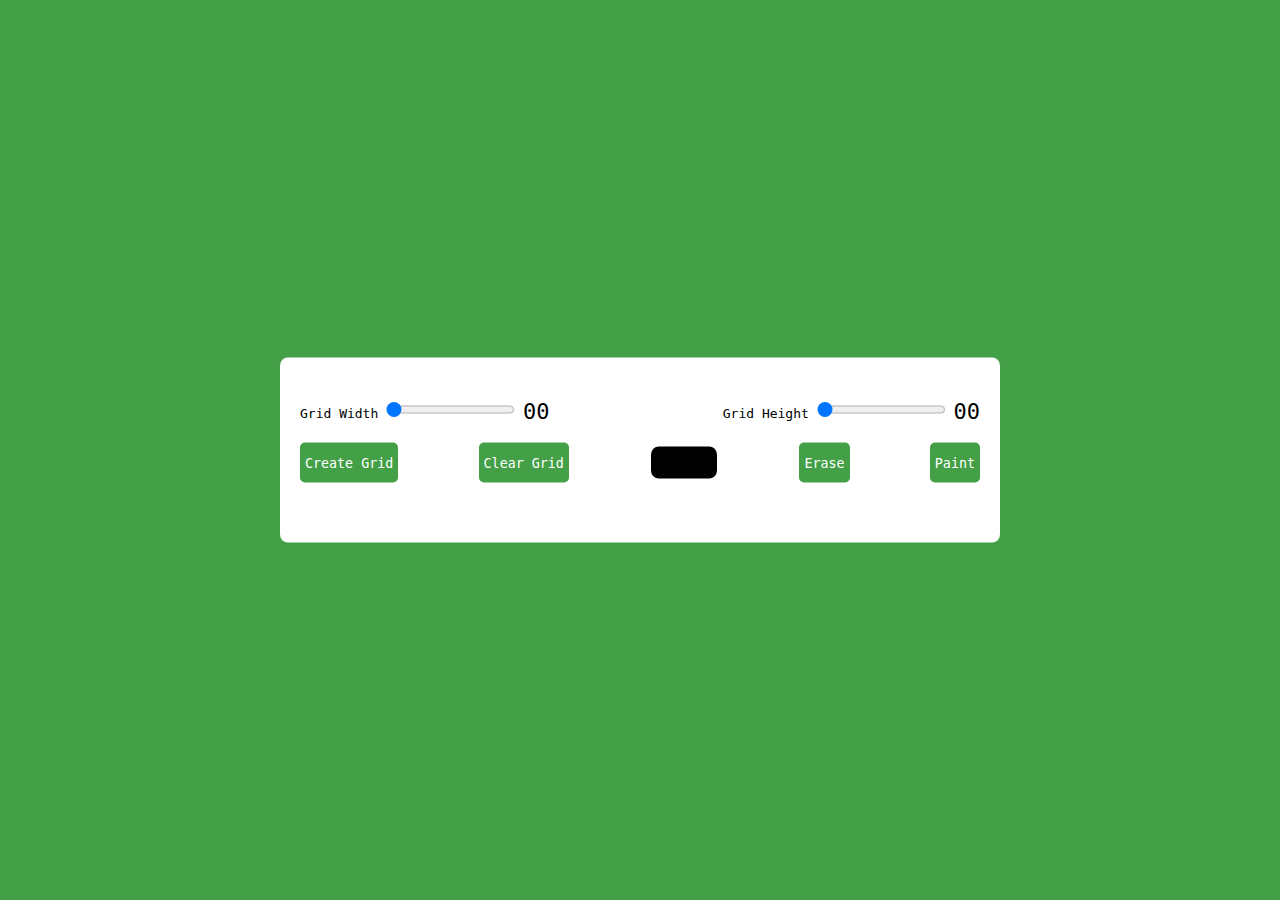
<file: 1-Project/index.html>
<!DOCTYPE html>
<html lang="en">
	<head>
		<meta charset="UTF-8" />
		<meta http-equiv="X-UA-Compatible" content="IE=edge" />
		<meta name="viewport" content="width=device-width, initial-scale=1.0" />
		<link rel="stylesheet" href="style.css" />
		<title>#1 - Pixel Art Generator | Azizbek</title>
	</head>

	<body>
		<div class="wrapper">
			<div class="options">
				<div class="opt-wrapper">
					<div class="slider">
						<label for="width-range">Grid Width</label>
						<input type="range" id="width-range" min="1" max="35" />
						<span id="width-value">00</span>
					</div>
					<div class="slider">
						<label for="height-range">Grid Height</label>
						<input type="range" id="height-range" min="1" max="35" />
						<span id="height-value">00</span>
					</div>
				</div>

				<div class="opt-wrapper">
					<button id="submit-grid">Create Grid</button>
					<button id="clear-grid">Clear Grid</button>
					<input type="color" id="color-input" />
					<button id="erase-btn">Erase</button>
					<button id="paint-btn">Paint</button>
				</div>
			</div>
			<div class="container"></div>
		</div>

		<script src="./main.js"></script>
	</body>
</html>
</file>
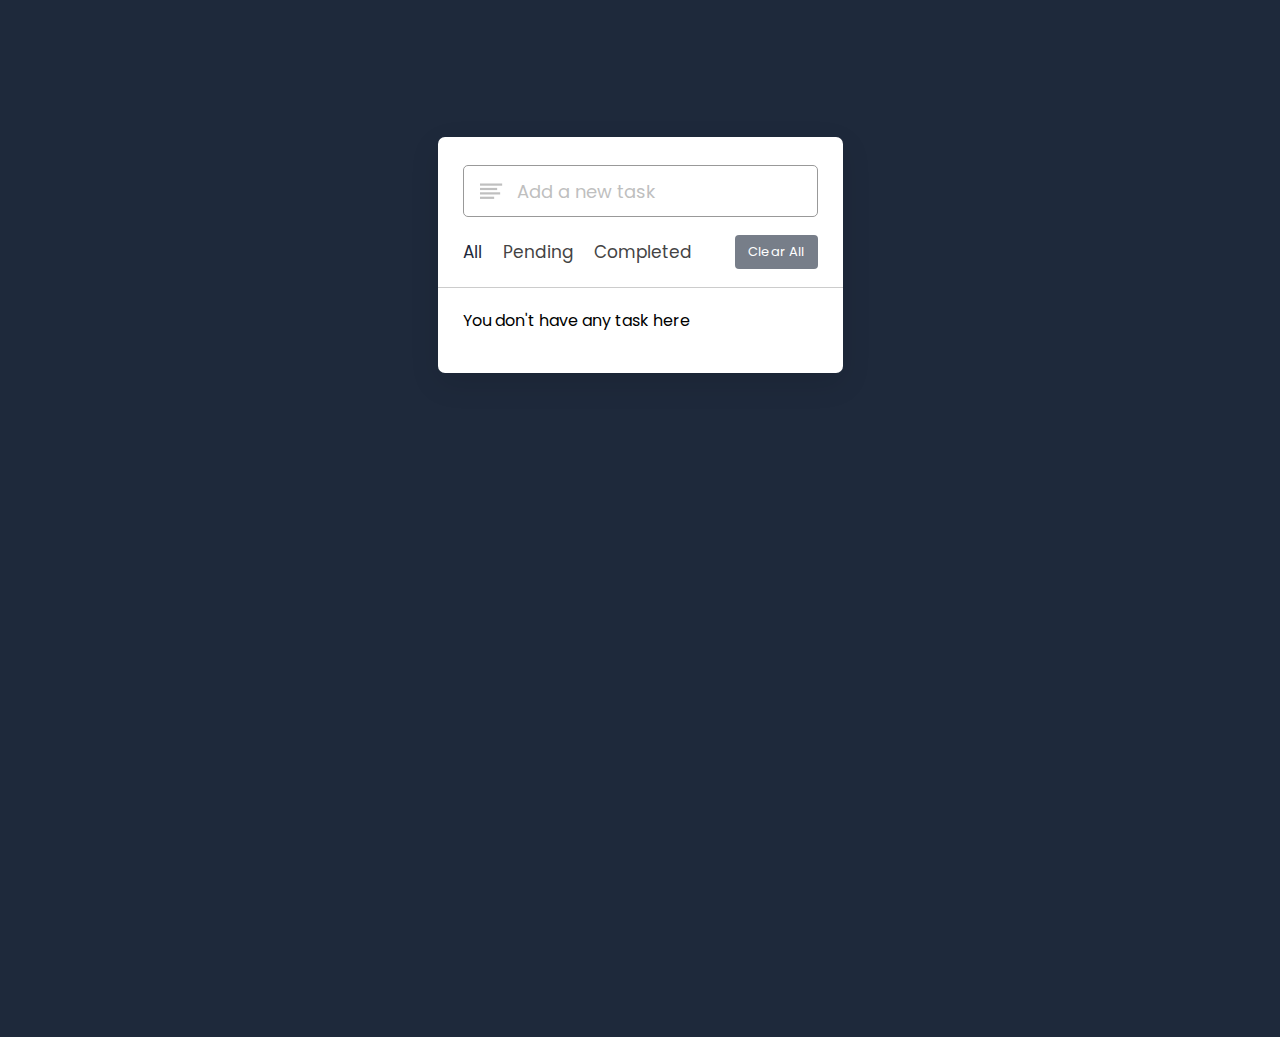
<file: 11-Project/index.html>
<!DOCTYPE html>
<html lang="en">
	<head>
		<meta charset="UTF-8" />
		<meta http-equiv="X-UA-Compatible" content="IE=edge" />
		<meta name="viewport" content="width=device-width, initial-scale=1.0" />
		<link
			rel="stylesheet"
			href="https://unicons.iconscout.com/release/v4.0.0/css/line.css"
		/>
		<link rel="stylesheet" href="style.css" />
		<title>#11 - ToDo App | Azizbek</title>
	</head>

	<body>
		<div class="wrapper">
			<div class="task-input">
				<img src="bars-icon.svg" />
				<input type="text" placeholder="Add a new task" />
			</div>

			<div class="controls">
				<div class="filters">
					<span id="all" class="active"> All </span>
					<span id="pending">Pending</span>
					<span id="completed">Completed</span>
				</div>
				<button class="clear-btn">Clear All</button>
			</div>
			<ul class="task-box"></ul>
		</div>

		<script src="index.js"></script>
	</body>
</html>
</file>
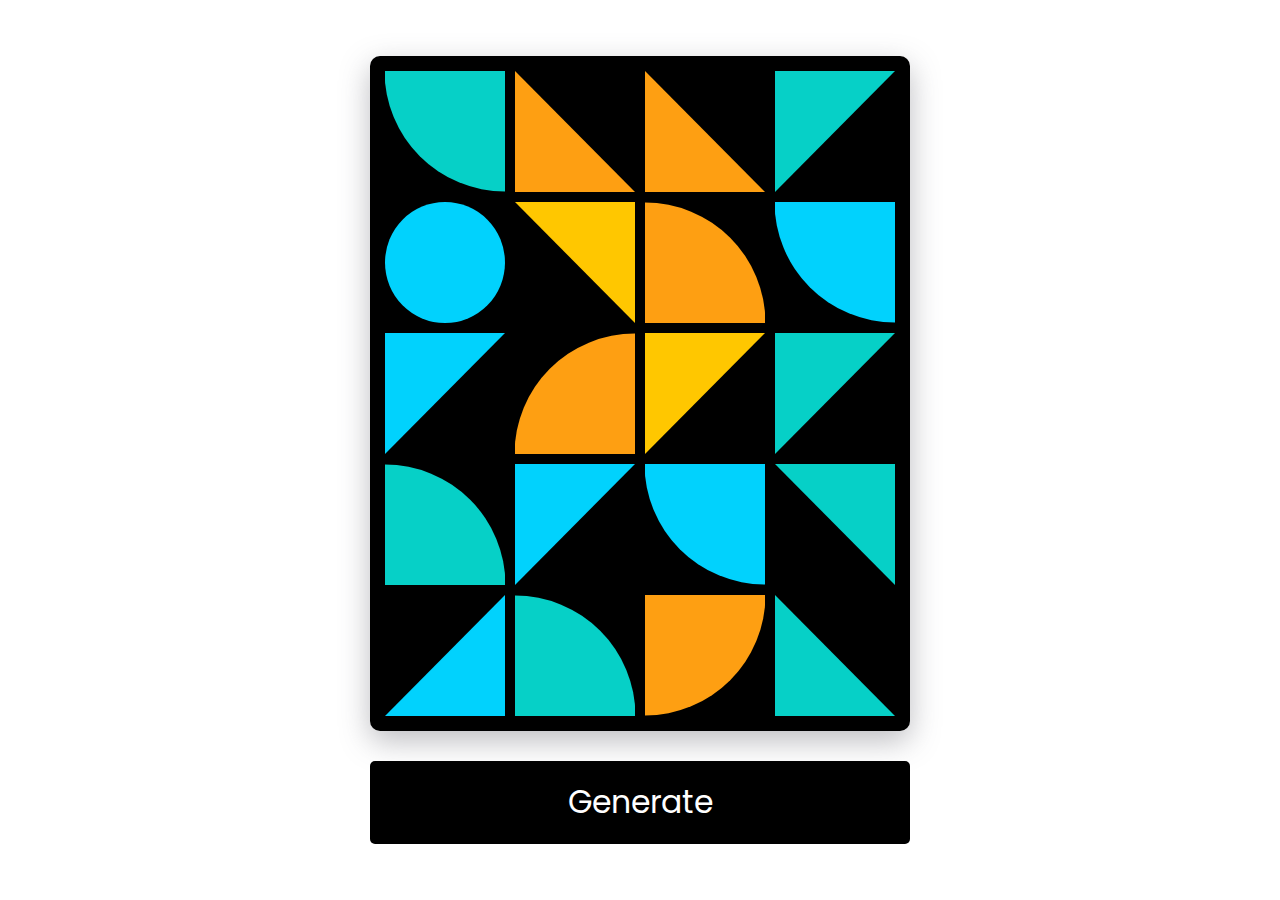
<file: 12-Project/index.html>
<!DOCTYPE html>
<html lang="en">
	<head>
		<meta charset="UTF-8" />
		<meta http-equiv="X-UA-Compatible" content="IE=edge" />
		<meta name="viewport" content="width=device-width, initial-scale=1.0" />
		<link rel="stylesheet" href="style.css" />
		<title>#12 - GeoMetric Art Generator | Azizbek</title>
	</head>

	<body>
		<div class="wrapper">
			<div class="container">
				<div></div>
				<div></div>
				<div></div>
				<div></div>
				<div></div>
				<div></div>
				<div></div>
				<div></div>
				<div></div>
				<div></div>
				<div></div>
				<div></div>
				<div></div>
				<div></div>
				<div></div>
				<div></div>
				<div></div>
				<div></div>
				<div></div>
				<div></div>
			</div>
			<button id="btn">Generate</button>
		</div>

		<script src="index.js"></script>
	</body>
</html>
</file>
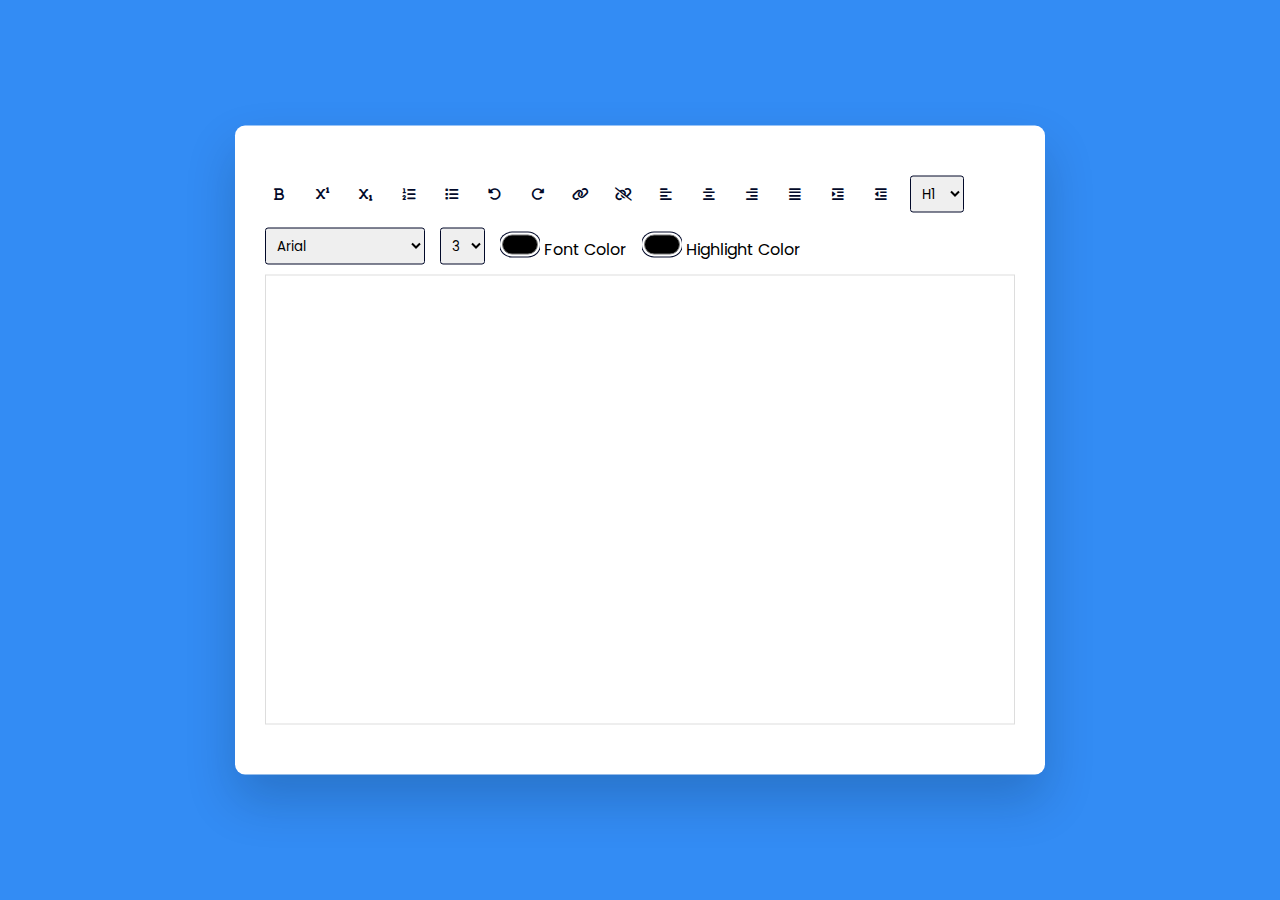
<file: 2-Project/index.html>
<!DOCTYPE html>
<html lang="en">
	<head>
		<meta charset="UTF-8" />
		<meta http-equiv="X-UA-Compatible" content="IE=edge" />
		<meta name="viewport" content="width=device-width, initial-scale=1.0" />
		<link
			rel="stylesheet"
			href="https://cdnjs.cloudflare.com/ajax/libs/font-awesome/6.2.1/css/all.min.css"
		/>
		<link rel="stylesheet" href="./style.css" />
		<title>#2 - Online Text Editor | Azizbek</title>
	</head>

	<body>
		<div class="container">
			<div class="options">
				<button id="bold" class="option-button format">
					<i class="fa-solid fa-bold"></i>
				</button>
				<button id="superscript" class="option-button script">
					<i class="fa-solid fa-superscript"></i>
				</button>
				<button id="subscript" class="option-button script">
					<i class="fa-solid fa-subscript"></i>
				</button>

				<button id="insertOrderedList" class="option-button">
					<div class="fa-solid fa-list-ol"></div>
				</button>
				<button id="insertUnorderedList" class="option-button">
					<i class="fa-solid fa-list"></i>
				</button>

				<button id="undo" class="option-button">
					<i class="fa-solid fa-rotate-left"></i>
				</button>
				<button id="redo" class="option-button">
					<i class="fa-solid fa-rotate-right"></i>
				</button>

				<button id="createLink" class="adv-option-button">
					<i class="fa fa-link"></i>
				</button>
				<button id="unlink" class="option-button">
					<i class="fa fa-unlink"></i>
				</button>

				<button id="justifyLeft" class="option-button align">
					<i class="fa-solid fa-align-left"></i>
				</button>
				<button id="justifyCenter" class="option-button align">
					<i class="fa-solid fa-align-center"></i>
				</button>
				<button id="justifyRight" class="option-button align">
					<i class="fa-solid fa-align-right"></i>
				</button>
				<button id="justifyFull" class="option-button align">
					<i class="fa-solid fa-align-justify"></i>
				</button>
				<button id="indent" class="option-button spacing">
					<i class="fa-solid fa-indent"></i>
				</button>
				<button id="outdent" class="option-button spacing">
					<i class="fa-solid fa-outdent"></i>
				</button>
				<select id="formatBlock" class="adv-option-button">
					<option value="H1">H1</option>
					<option value="H2">H2</option>
					<option value="H3">H3</option>
					<option value="H4">H4</option>
					<option value="H5">H5</option>
					<option value="H6">H6</option>
				</select>
				<select id="fontName" class="adv-option-button"></select>
				<select id="fontSize" class="adv-option-button"></select>

				<div class="input-wrapper">
					<input type="color" id="foreColor" class="adv-option-button" />
					<label for="foreColor">Font Color</label>
				</div>
				<div class="input-wrapper">
					<input type="color" id="backColor" class="adv-option-button" />
					<label for="backColor">Highlight Color</label>
				</div>
			</div>
			<div id="text-input" contenteditable="true"></div>
		</div>

		<script src="./main.js"></script>
	</body>
</html>
</file>
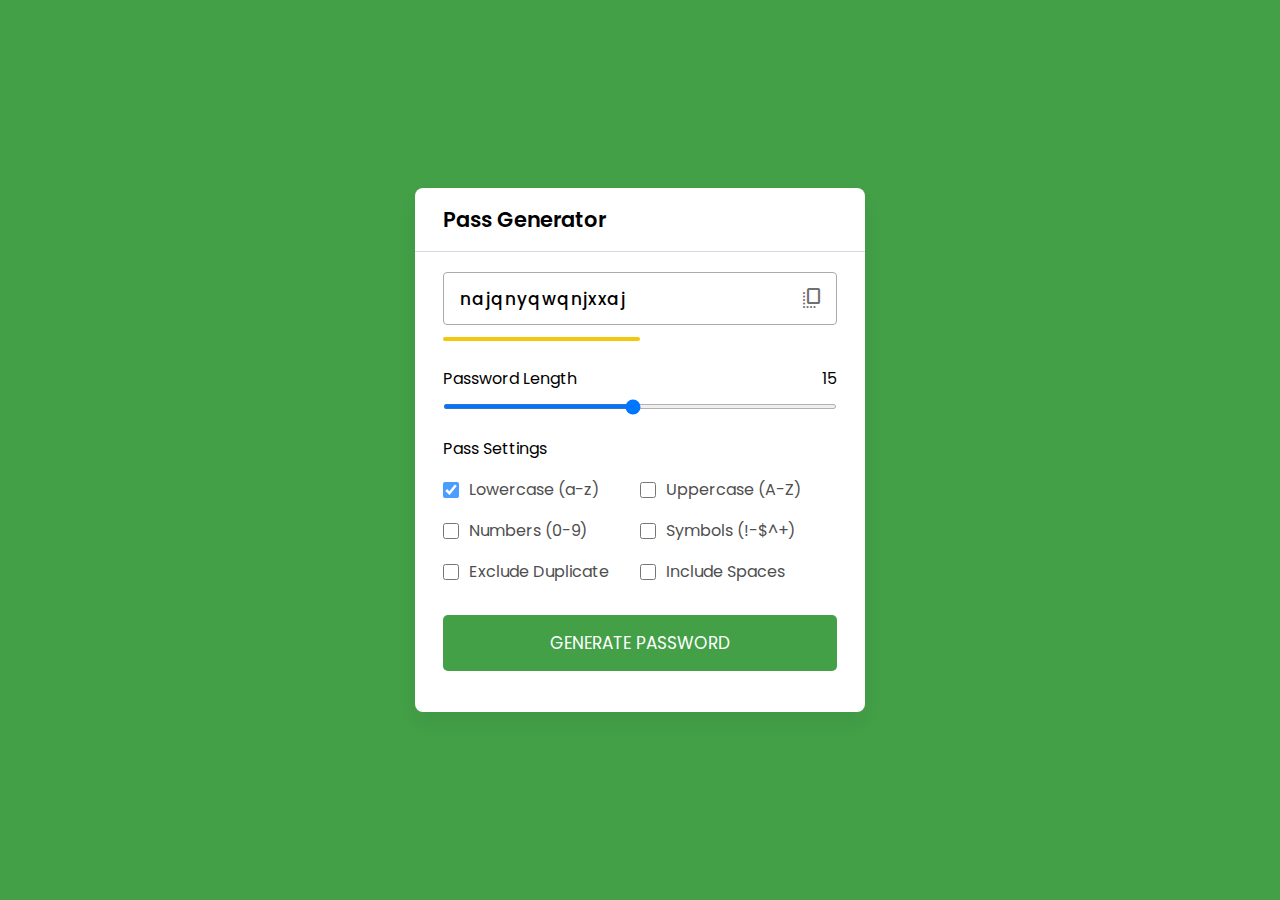
<file: 3-Project/index.html>
<!DOCTYPE html>
<html lang="en">
	<head>
		<meta charset="UTF-8" />
		<meta http-equiv="X-UA-Compatible" content="IE=edge" />
		<meta name="viewport" content="width=device-width, initial-scale=1.0" />
		<link
			href="https://fonts.googleapis.com/css2?family=Material+Symbols+Rounded"
			rel="stylesheet"
		/>
		<link rel="stylesheet" href="./style.css" />
		<title>#3 - Pass Generator | Azizbek</title>
	</head>

	<body>
		<div class="container">
			<h2>Pass Generator</h2>
			<div class="wrapper">
				<div class="input-box">
					<input type="text" disabled />
					<span class="material-symbols-rounded">copy_all</span>
				</div>
				<div class="pass-indicator"></div>
				<div class="pass-length">
					<div class="details">
						<label class="title">Password Length</label>
						<span></span>
					</div>
					<input type="range" min="1" max="30" value="15" step="1" />
				</div>

				<div class="pass-settings">
					<label class="title">Pass Settings</label>
					<ul class="options">
						<li class="option">
							<input type="checkbox" id="lowercase" checked />
							<label for="lowercase">Lowercase (a-z)</label>
						</li>
						<li class="option">
							<input type="checkbox" id="uppercase" />
							<label for="uppercase">Uppercase (A-Z)</label>
						</li>
						<li class="option">
							<input type="checkbox" id="numbers" />
							<label for="numbers">Numbers (0-9)</label>
						</li>
						<li class="option">
							<input type="checkbox" id="symbols" />
							<label for="symbols">Symbols (!-$^+)</label>
						</li>
						<li class="option">
							<input type="checkbox" id="exc-duplicate" />
							<label for="exc-duplicate">Exclude Duplicate</label>
						</li>
						<li class="option">
							<input type="checkbox" id="spaces" />
							<label for="spaces">Include Spaces</label>
						</li>
					</ul>
				</div>

				<button class="generate-btn">Generate Password</button>
			</div>
		</div>

		<script src="./main.js"></script>
	</body>
</html>
</file>
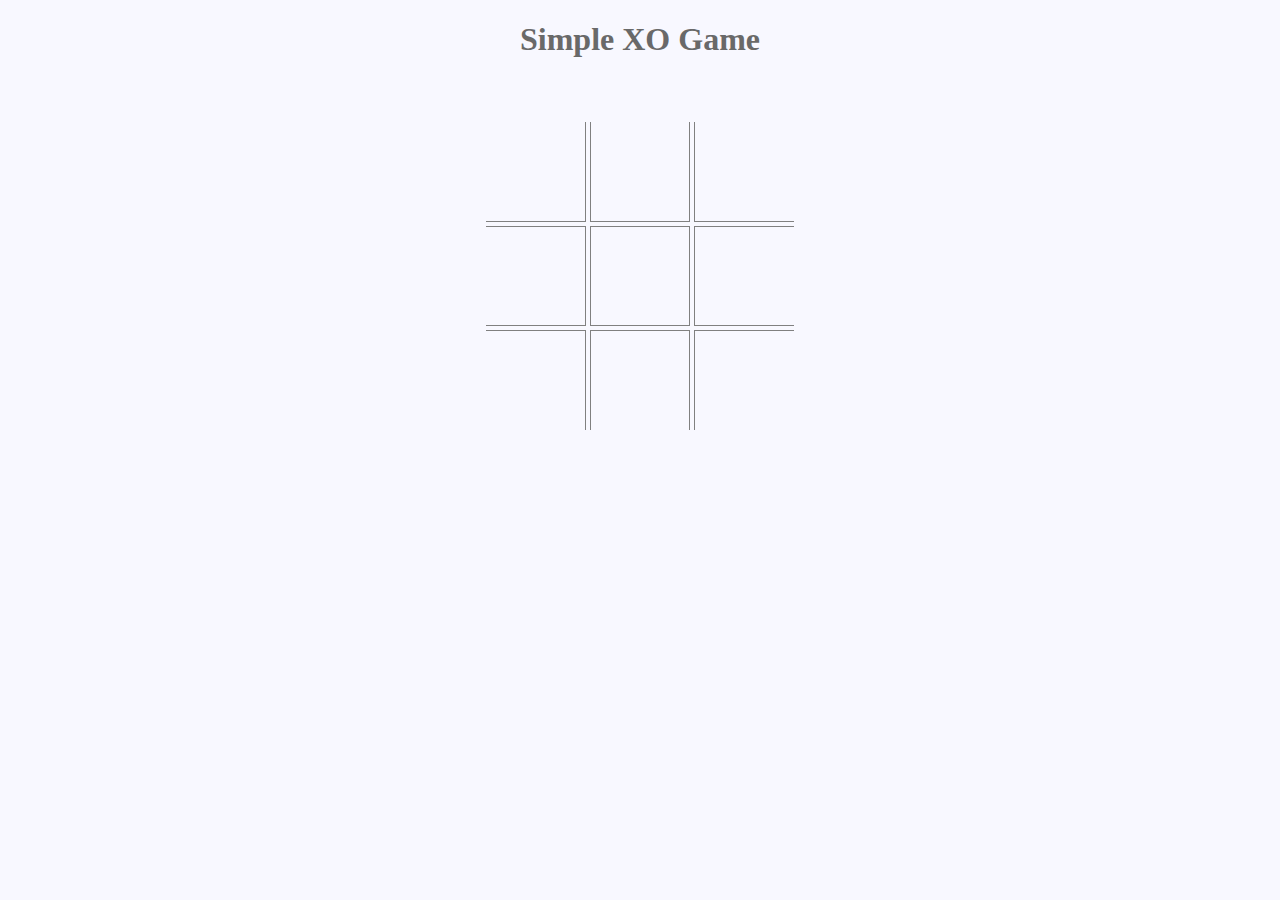
<file: 6-Project/index.html>
<!DOCTYPE html>
<html lang="en">
	<head>
		<meta charset="UTF-8" />
		<meta http-equiv="X-UA-Compatible" content="IE=edge" />
		<meta name="viewport" content="width=device-width, initial-scale=1.0" />
		<link rel="stylesheet" href="./style.css" />
		<title>Day #6 - XO Game | Azizbek</title>
	</head>

	<body>
		<h1>Simple XO Game</h1>
		<div id="container">
			<div class="block">
				<div id="box1" class="box top left">
					<span data-player="none" onclick="play(this)">&nbsp;</span>
				</div>
				<div id="box2" class="box top">
					<span data-player="none" onclick="play(this)">&nbsp;</span>
				</div>
				<div id="box3" class="box top right">
					<span data-player="none" onclick="play(this)">&nbsp;</span>
				</div>
			</div>
			<div class="block">
				<div id="box4" class="box left">
					<span data-player="none" onclick="play(this)">&nbsp;</span>
				</div>
				<div id="box5" class="box">
					<span data-player="none" onclick="play(this)">&nbsp;</span>
				</div>
				<div id="box6" class="box right">
					<span data-player="none" onclick="play(this)">&nbsp;</span>
				</div>
			</div>
			<div class="block">
				<div id="box7" class="box bottom left">
					<span data-player="none" onclick="play(this)">&nbsp;</span>
				</div>
				<div id="box8" class="box bottom">
					<span data-player="none" onclick="play(this)">&nbsp;</span>
				</div>
				<div id="box9" class="box bottom right">
					<span data-player="none" onclick="play(this)">&nbsp;</span>
				</div>
			</div>
		</div>

		<script src="./mian.js"></script>
	</body>
</html>
</file>
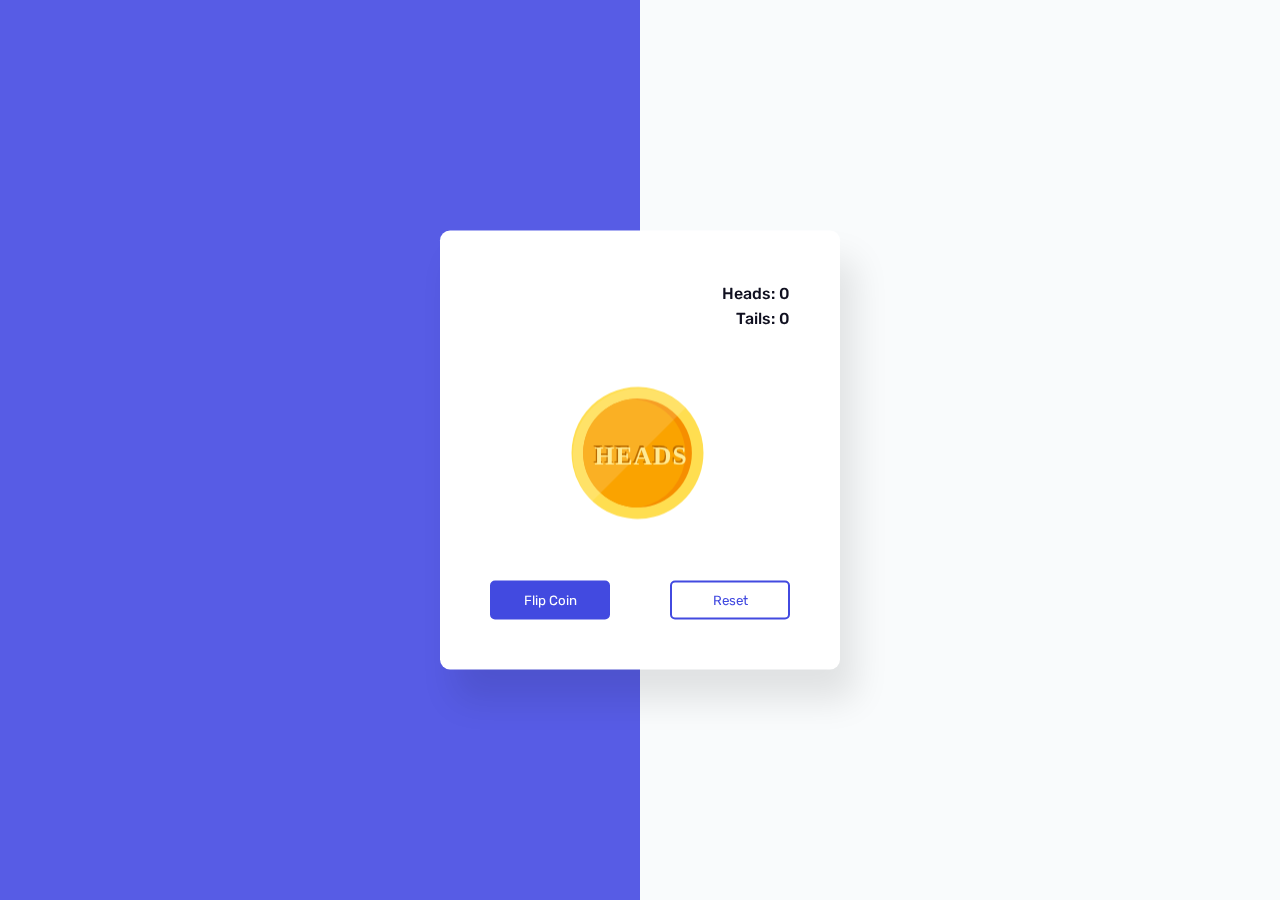
<file: 7-Project/index.html>
<!DOCTYPE html>
<html lang="en">

<head>
    <meta charset="UTF-8">
    <meta http-equiv="X-UA-Compatible" content="IE=edge">
    <meta name="viewport" content="width=device-width, initial-scale=1.0">
    <link rel="stylesheet" href="style.css">
    <title>Day #7 - Flip a coin game | Azizbek</title>
</head>

<body>

    <div class="container">
        <div class="stats">
            <p id="heads-count">Heads: 0</p>
            <p id="tails-count">Tails: 0</p>
        </div>
        <div class="coin" id="coin">
            <div class="heads">
                <img src="heads.svg">
            </div>
            <div class="tails">
                <img src="tails.svg">
            </div>
        </div>
        <div class="buttons">
            <button id="flip-button">
                Flip Coin
            </button>
            <button id="reset-button">
                Reset
            </button>
        </div>
    </div>


    <script src="index.js"></script>
</body>

</html>
</file>
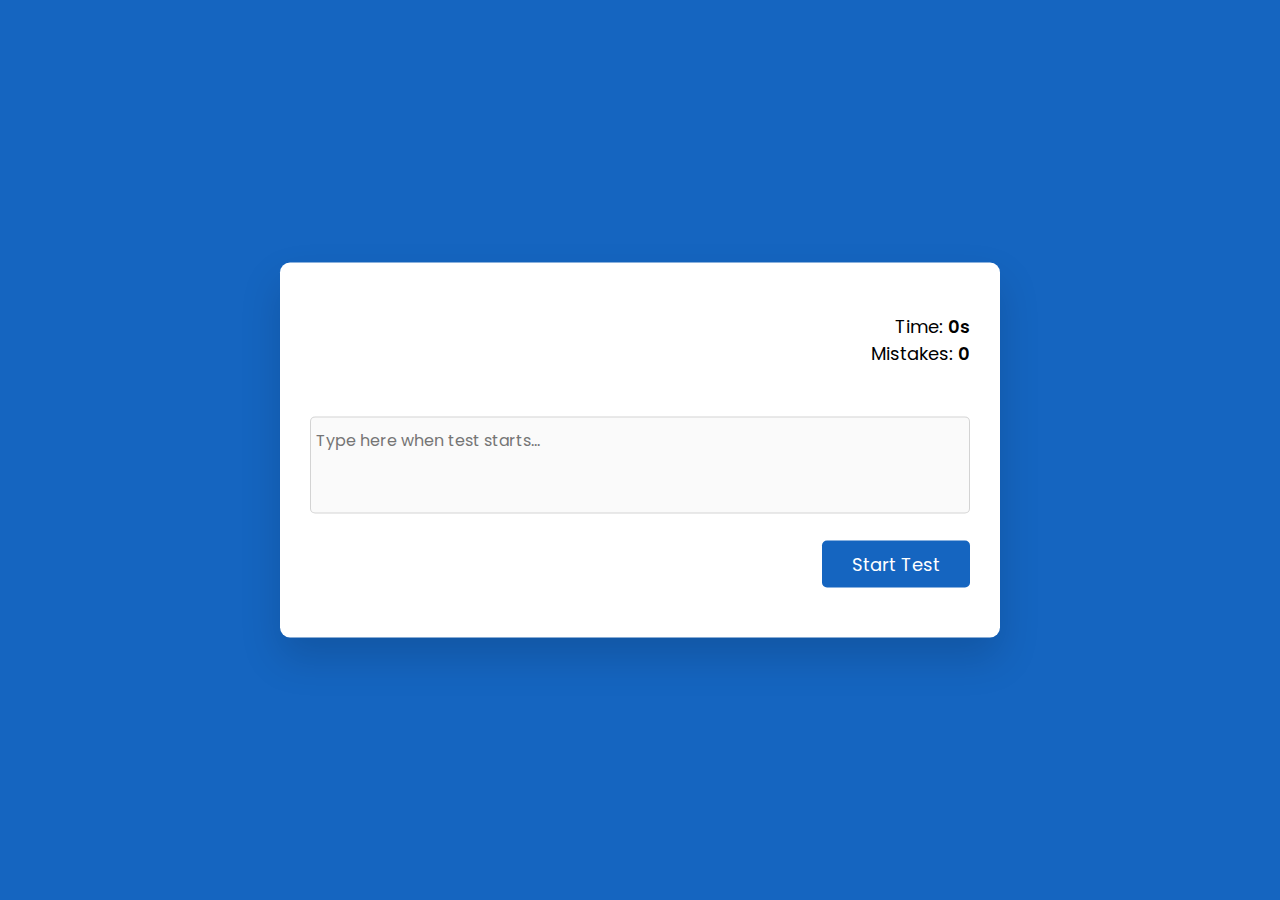
<file: 8-Project/index.html>
<!DOCTYPE html>
<html lang="en">

<head>
    <meta charset="UTF-8">
    <meta http-equiv="X-UA-Compatible" content="IE=edge">
    <meta name="viewport" content="width=device-width, initial-scale=1.0">
    <link rel="stylesheet" href="style.css">
    <title>#8 - Type Test App | Azizbek</title>
</head>

<body>

    <div class="container">
        <div class="stats">
            <p>Time: <span id="timer">0s</span></p>
            <p>Mistakes: <span id="mistakes">0</span></p>
        </div>
        <div id="quote" onmousedown="return false" onselectstart="return false"></div>

        <textarea id="quote-input" rows="3" placeholder="Type here when test starts..."></textarea>

        <button id="start-test" onclick="startTest()">Start Test</button>
        <button id="stop-test" onclick="displayResult()">Stop Test</button>

        <div class="result">
            <h3>Result</h3>
            <div class="wrapper">
                <p>Accuracy: <span id="accuracy"></span></p>
                <p>Speed: <span id="wpm"></span></p>
            </div>
        </div>

    </div>

    <script src="index.js"></script>
</body>

</html>
</file>
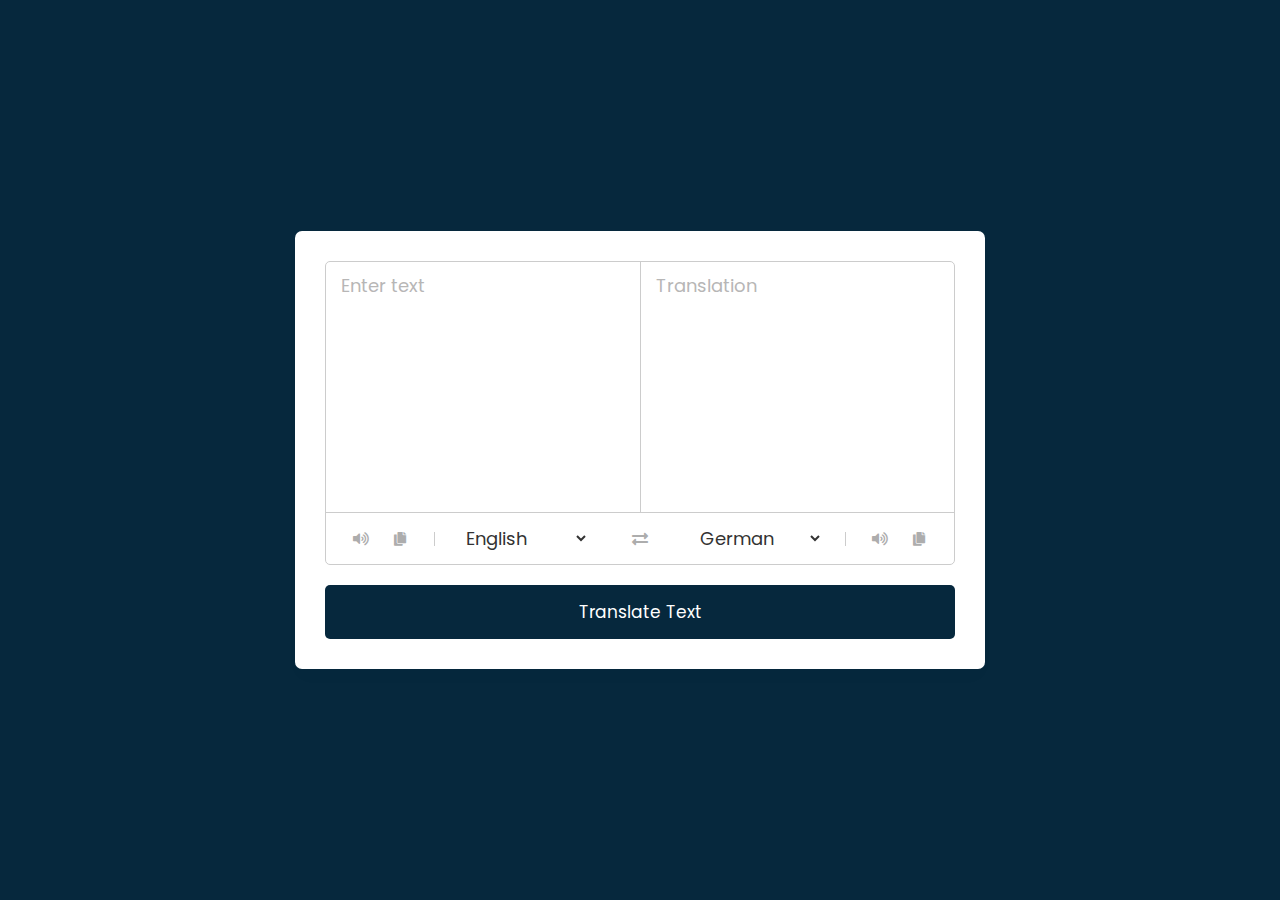
<file: 9-Project/index.html>
<!DOCTYPE html>
<html lang="en" dir="ltr">

<head>
  <meta charset="utf-8">
  <title>Language Translator | Azizbek</title>
  <link rel="stylesheet" href="style.css">
  <meta name="viewport" content="width=device-width, initial-scale=1.0">
  <!-- Font Awesome CDN Link for Icons -->
  <link rel="stylesheet" href="https://cdnjs.cloudflare.com/ajax/libs/font-awesome/5.15.3/css/all.min.css" />
</head>

<body>
  <div class="container">
    <div class="wrapper">
      <div class="text-input">
        <textarea spellcheck="false" class="from-text" placeholder="Enter text"></textarea>
        <textarea spellcheck="false" readonly disabled class="to-text" placeholder="Translation"></textarea>
      </div>
      <ul class="controls">
        <li class="row from">
          <div class="icons">
            <i id="from" class="fas fa-volume-up"></i>
            <i id="from" class="fas fa-copy"></i>
          </div>
          <select></select>
        </li>
        <li class="exchange"><i class="fas fa-exchange-alt"></i></li>
        <li class="row to">
          <select></select>
          <div class="icons">
            <i id="to" class="fas fa-volume-up"></i>
            <i id="to" class="fas fa-copy"></i>
          </div>
        </li>
      </ul>
    </div>
    <button>Translate Text</button>
  </div>

  <script src="js/countries.js"></script>
  <script src="js/script.js"></script>

</body>

</html>
</file>
<file: 1-Project/style.css>
* {
	padding: 0;
	margin: 0;
	box-sizing: border-box;
	font-family: monospace;
}

body {
	background-color: #43a047;
}

.wrapper {
	background-color: #fff;
	width: 80vmin;
	position: absolute;
	transform: translate(-50%, -50%);
	top: 50%;
	left: 50%;
	padding: 40px 20px;
	border-radius: 8px;
}

.label {
	display: block;
}

span {
	position: relative;
	font-size: 22px;
	bottom: -1px;
}

.opt-wrapper {
	display: flex;
	justify-content: space-between;
	margin-bottom: 20px;
	gap: 10px;
}

button {
	background-color: #43a047;
	border: none;
	border-radius: 5px;
	padding: 5px;
	color: #fff;
}

input[type='color'] {
	-webkit-appearance: none;
	-moz-appearance: none;
	appearance: none;
	background-color: transparent;
	width: 70px;
	height: 40px;
	border: none;
	cursor: pointer;
}

input[type='color']::-webkit-color-swatch {
	border-radius: 8px;
	border: 4px solid #000;
}

input[type='color']::-moz-color-swatch {
	border-radius: 8px;
	border: 4px solid #000;
}

.gridCol {
	height: 1em;
	width: 1em;
	border: 1px solid #ddd;
}

.gridRow {
	display: flex;
}

@media only screen and (max-width: 768px) {
	.gridCol {
		height: 0.8em;
		width: 0.8em;
	}
}
</file>
<file: 11-Project/style.css>
@import url('https://fonts.googleapis.com/css2?family=Poppins:wght@400;500;600;700&display=swap');

* {
	margin: 0;
	padding: 0;
	box-sizing: border-box;
	font-family: 'Poppins', sans-serif;
}

body {
	width: 100%;
	height: 100vh;
	overflow: hidden;
	background: #1e293b;
}

::selection {
	color: #fff;
	background: #1e293b;
}

.wrapper {
	max-width: 405px;
	background: #fff;
	margin: 137px auto;
	padding: 28px 0 30px;
	border-radius: 7px;
	box-shadow: 0 10px 30px rgba(0, 0, 0, 0.1);
}

.task-input {
	height: 52px;
	padding: 0 25px;
	position: relative;
}

.task-input img {
	top: 50%;
	position: absolute;
	transform: translate(17px, -50%);
}

.task-input input {
	height: 100%;
	width: 100%;
	outline: none;
	font-size: 18px;
	border-radius: 5px;
	padding: 0 20px 0 53px;
	border: 1px solid #999;
}

.task-input input:focus,
.task-input input.active {
	padding-left: 52px;
	border: 2px solid #1e293b;
}

.task-input input::placeholder {
	color: #bfbfbf;
}

.controls,
li {
	display: flex;
	align-items: center;
	justify-content: space-between;
}

.controls {
	padding: 18px 25px;
	border-bottom: 1px solid #ccc;
}

.filters span {
	margin: 0 8px;
	font-size: 17px;
	color: #444;
	cursor: pointer;
}

.filters span:first-child {
	margin-left: 0;
}

.filters span.active {
	color: #1e293b;
}

.controls .clear-btn {
	border: none;
	opacity: 0.6;
	outline: none;
	color: #fff;
	cursor: pointer;
	font-size: 13px;
	padding: 7px 13px;
	border-radius: 4px;
	background: #1e293b;
	letter-spacing: 0.3px;
	pointer-events: none;
	transition: transform 0.25s ease;
}

.clear-btn.active {
	opacity: 0.9;
	pointer-events: auto;
}

.clear-btn:active {
	transform: scale(0.93);
}

.task-box {
	margin-top: 20px;
	margin-right: 5px;
	padding: 0 20px 10px 25px;
}

.task-box.overflow {
	overflow-y: auto;
	max-height: 300px;
}

.task-box::-webkit-scrollbar {
	width: 5px;
}

.task-box::-webkit-scrollbar-track {
	background: #f1f1f1;
	border-radius: 25px;
}

.task-box::-webkit-scrollbar-thumb {
	background: #e6e6e6;
	border-radius: 25px;
}

.task-box .task {
	list-style: none;
	font-size: 17px;
	margin-bottom: 18px;
	padding-bottom: 16px;
	align-items: flex-start;
	border-bottom: 1px solid #ccc;
}

.task-box .task:last-child {
	margin-bottom: 0;
	border-bottom: 0;
	padding-bottom: 0;
}

.task-box .task label {
	display: flex;
	align-items: flex-start;
}

.task-box label input {
	margin-top: 7px;
	accent-color: #1e293b;
}

.task-box label p {
	user-select: none;
	margin-left: 12px;
	word-wrap: break-word;
}

.task label p.checked {
	text-decoration: line-through;
}

.task-box .settings {
	position: relative;
}

.settings :where(i, li) {
	cursor: pointer;
}

.settings .task-menu {
	z-index: 10;
	right: -5px;
	bottom: -65px;
	padding: 5px 0;
	background: #fff;
	position: absolute;
	border-radius: 4px;
	transform: scale(0);
	transform-origin: top right;
	box-shadow: 0 0 6px rgba(0, 0, 0, 0.15);
	transition: transform 0.2s ease;
}

.task-box .task:last-child .task-menu {
	bottom: 0;
	transform-origin: bottom right;
}

.task-box .task:first-child .task-menu {
	bottom: -65px;
	transform-origin: top right;
}

.task-menu.show {
	transform: scale(1);
}

.task-menu li {
	height: 25px;
	font-size: 16px;
	margin-bottom: 2px;
	padding: 17px 15px;
	cursor: pointer;
	justify-content: flex-start;
}

.task-menu li:last-child {
	margin-bottom: 0;
}

.settings li:hover {
	background: #f5f5f5;
}

.settings li i {
	padding-right: 8px;
}

@media (max-width: 400px) {
	body {
		padding: 0 10px;
	}

	.wrapper {
		padding: 20px 0;
	}

	.filters span {
		margin: 0 5px;
	}

	.task-input {
		padding: 0 20px;
	}

	.controls {
		padding: 18px 20px;
	}

	.task-box {
		margin-top: 20px;
		margin-right: 5px;
		padding: 0 15px 10px 20px;
	}

	.task label input {
		margin-top: 4px;
	}
}
</file>
<file: 12-Project/style.css>
@import url('https://fonts.googleapis.com/css2?family=Poppins:wght@300;400;500;600;700&display=swap');

* {
	padding: 0;
	margin: 0;
	box-sizing: border-box;
}

.wrapper {
	position: absolute;
	transform: translate(-50%, -50%);
	left: 50%;
	top: 50%;
}

.container {
	background-color: #000;
	height: calc(15vmin * 5);
	width: calc(15vmin * 4);
	display: grid;
	grid-template-columns: repeat(4, 1fr);
	padding: 15px;
	gap: 10px;
	border-radius: 10px;
	box-shadow: 0 10px 30px rgba(90, 90, 100, 0.4);
}

.container div {
	position: relative;
	height: 100%;
	width: 100%;
}

button {
	width: 100%;
	margin-top: 30px;
	background-color: #000;
	padding: 18px 0;
	color: #fff;
	border: none;
	outline: none;
	cursor: pointer;
	font-family: 'Poppins', sans-serif;
	font-size: 3.5vmin;
	border-radius: 5px;
}

.quad-circle-1 {
	clip-path: circle(100% at 0 0);
}

.quad-circle-2 {
	clip-path: circle(100% at 100% 0);
}
.quad-circle-3 {
	clip-path: circle(100% at 100% 100%);
}
.quad-circle-4 {
	clip-path: circle(100% at 0 100%);
}

.triangle-1 {
	clip-path: polygon(0 0, 0% 100%, 100% 0);
}

.triangle-2 {
	clip-path: polygon(0 0, 100% 0%, 100% 100%);
}

.triangle-3 {
	clip-path: polygon(0 100%, 100% 0%, 100% 100%);
}

.triangle-4 {
	clip-path: polygon(0 0, 0% 100%, 100% 100%);
}

.circle {
	border-radius: 50%;
}
</file>
<file: 2-Project/style.css>
@import url('https://fonts.googleapis.com/css2?family=Poppins:wght@300;400;500;600;700&display=swap');

* {
	padding: 0;
	margin: 0;
	box-sizing: border-box;
}

body {
	background-color: #338cf4;
}

.container {
	background-color: #fff;
	width: 90vmin;
	padding: 50px 30px;
	position: absolute;
	transform: translate(-50%, -50%);
	left: 50%;
	top: 50%;
	border-radius: 10px;
	box-shadow: 0 25px 50px rgba(7, 20, 35, 0.2);
}

.options {
	display: flex;
	flex-wrap: wrap;
	align-items: center;
	gap: 15px;
}

button {
	width: 28px;
	height: 28px;
	display: grid;
	place-items: center;
	border-radius: 3px;
	border: none;
	background-color: #fff;
	outline: none;
	color: #020929;
	cursor: pointer;
}

select {
	padding: 7px;
	border: 1px solid #020929;
	border-radius: 3px;
	cursor: pointer;
}

.options label,
.options select {
	font-family: 'Poppins', sans-serif;
}

input[type='color'] {
	-webkit-appearance: none;
	-moz-appearance: none;
	appearance: none;
	background-color: transparent;
	width: 40px;
	height: 28px;
	border: none;
	cursor: pointer;
}

input[type='color']::-webkit-color-swatch {
	border-radius: 15px;
	box-shadow: 0 0 0 2px #fff, 0 0 0 3px #020929;
}

input[type='color']::-moz-color-swatch {
	border-radius: 15px;
	box-shadow: 0 0 0 2px #fff, 0 0 0 3px #020929;
}

#text-input {
	margin-top: 10px;
	border: 1px solid #ddd;
	padding: 20px;
	height: 50vh;
}

.active {
	background-color: #e0e9ff;
}
</file>
<file: 3-Project/style.css>
@import url('https://fonts.googleapis.com/css2?family=Poppins:wght@400;500;600&display=swap');

* {
	margin: 0;
	padding: 0;
	box-sizing: border-box;
	font-family: 'Poppins', sans-serif;
}

body {
	display: flex;
	align-items: center;
	justify-content: center;
	min-height: 100vh;
	background: #43a047;
}

.container {
	width: 450px;
	background: #fff;
	border-radius: 8px;
	box-shadow: 0 10px 20px rgba(0, 0, 0, 0.05);
}

.container h2 {
	font-weight: 600;
	font-size: 1.31rem;
	padding: 1rem 1.75rem;
	border-bottom: 1px solid #d4dbe5;
}

.wrapper {
	margin: 1.25rem 1.75rem;
}

.wrapper .input-box {
	position: relative;
}

.input-box input {
	width: 100%;
	height: 53px;
	color: #000;
	background: none;
	font-size: 1.06rem;
	font-weight: 500;
	border-radius: 4px;
	letter-spacing: 1.4px;
	border: 1px solid #aaa;
	padding: 0 2.85rem 0 1rem;
}

.input-box span {
	position: absolute;
	right: 13px;
	cursor: pointer;
	line-height: 53px;
	color: #707070;
}

.input-box span:hover {
	color: #43a047 !important;
}

.wrapper .pass-indicator {
	width: 100%;
	height: 4px;
	position: relative;
	margin-top: 0.75rem;
	border-radius: 25px;
}

.pass-indicator::before {
	position: absolute;
	content: '';
	height: 100%;
	width: 50%;
	border-radius: inherit;
	transition: width 0.3s ease;
}

.pass-indicator#weak::before {
	width: 20%;
	background: #e64a4a;
}

.pass-indicator#medium::before {
	width: 50%;
	background: #f1c80b;
}

.pass-indicator#strong::before {
	width: 100%;
	background: #43a047;
}

.wrapper .pass-length {
	margin: 1.56rem 0 1.25rem;
}

.pass-length .details {
	display: flex;
	justify-content: space-between;
}

.pass-length input {
	width: 100%;
	height: 5px;
}

.pass-settings .options {
	display: flex;
	list-style: none;
	flex-wrap: wrap;
	margin-top: 1rem;
}

.pass-settings .options .option {
	display: flex;
	align-items: center;
	margin-bottom: 1rem;
	width: calc(100% / 2);
}

.options .option:first-child {
	pointer-events: none;
}

.options .option:first-child input {
	opacity: 0.7;
}

.options .option input {
	height: 16px;
	width: 16px;
	cursor: pointer;
}

.options .option label {
	cursor: pointer;
	color: #4f4f4f;
	padding-left: 0.63rem;
}

.wrapper .generate-btn {
	width: 100%;
	color: #fff;
	border: none;
	outline: none;
	cursor: pointer;
	background: #43a047;
	font-size: 1.06rem;
	padding: 0.94rem 0;
	border-radius: 5px;
	text-transform: uppercase;
	margin: 0.94rem 0 1.3rem;
}
</file>
<file: 6-Project/style.css>
body {
	background: ghostwhite;
	color: dimgray;
	font-family: serif;
	text-align: center;
}

h1 {
	font-size: 2rem;
}

#container {
	margin: 5% auto;
	border-radius: 5px;
	text-align: center;
}

.box {
	display: inline-block;
	border: 1px solid gray;
	width: 100px;
	height: 100px;
	text-align: center;
	box-sizing: border-box;
	padding: 0;
}

span {
	position: absolute;
	font-size: 75px;
	font-family: sans-serif;
	text-align: center;
	height: 75px;
	width: 75px;
	padding: 0;
	margin: 5px;
	margin-left: -35px;
}

.top {
	border-top: none;
}

.bottom {
	border-bottom: none;
}

.left {
	border-left: none;
}

.right {
	border-right: none;
}

.alert {
	height: 75px;
	width: 125px;
	display: inline-block;
	background: ghostwhite;
	position: relative;
	z-index: 10;
	margin-top: -50%;
	border-radius: 20px;
	box-shadow: 0 0 75px 2px dimgray;
	animation: larger 0.5s;
	animation-fill-mode: forwards;
	box-sizing: content-box;
	padding: 30px;
	bottom: 50px;
	top: 0;
}

button {
	background: dimgray;
	border-radius: 2px;
	color: ghostwhite;
	border: none;
	outline: none;
}

button:focus {
	background: silver;
}

.activeBox {
	background: silver;
}

@keyframes larger {
	from {
		height: 75px;
		width: 125px;
	}

	to {
		height: 100px;
		width: 250px;
	}
}
</file>
<file: 7-Project/style.css>
@import url('https://fonts.googleapis.com/css2?family=Rubik:wght@300;400;500;600;700&display=swap');

*{
    margin: 0;
    padding: 0;
    box-sizing: border-box;
    font-family: 'Rubik', sans-serif;
}

body{
    height: 100%;
    background: linear-gradient(to right, #575ce5 50%, #f9fbfc 50%) fixed;
}

.container{
    background: #fff;
    width: 400px;
    padding: 50px;
    position: absolute;
    transform: translate(-50%, -50%);
    top: 50%;
    left: 50%;
    box-shadow: 15px 30px 35px rgba(0, 0, 0, 0.1);
    border-radius: 10px;
    -webkit-perspective: 300px;
    perspective: 300px;
}

.stats{
    text-align: right;
    color: #101020;
    font-weight: 500;
    line-height: 25px;
}

.coin{
    height: 150px;
    width: 150px;
    position: relative;
    margin: 50px auto;
    -webkit-transform-style: preserve-3d;
    transform-style: preserve-3d;
}

.tails{
    transform: rotateX(180deg);
}

.buttons{
    display: flex;
    justify-content: space-between;
}

.coin img{
    width: 145px;
}

.heads, .tails{
    position: absolute;
    width: 100%;
    height: 100%;
    backface-visibility: hidden;
    -webkit-backface-visibility: hidden;
}

button{
    width: 120px;
    padding: 10px 0;
    border: 2.5px solid #424ae0;
    border-radius: 5px;
    cursor: pointer;
}

#flip-button{
    background: #424ae0;
    color: #fff;
}

#flip-button:disabled{
    background-color: #e1e0ee;
    color: #101020;
    border-color: #e1e0ee;
}

#reset-button{
    background: #fff;
    color: #424ae0;
}

@keyframes spin-tails{
    0%{
        transform: rotateX(0);
    }
    100%{
        transform: rotateX(1980deg);
    }
}

@keyframes spin-heads{
    0%{
        transform: rotateX(0);
    }
    100%{
        transform: rotateX(2160deg);
    }
}
</file>
<file: 8-Project/style.css>
@import url('https://fonts.googleapis.com/css2?family=Poppins:wght@300;400;500;600;700&display=swap');

*{
    margin: 0;
    padding: 0;
    box-sizing: border-box;
    font-family: 'Poppins', sans-serif;
}

body{
    background-color: #1565c0;
}

.container{
    width: 80vmin;
    padding: 50px 30px;
    background-color: #fff;
    position: absolute;
    transform: translate(-50%, -50%);
    top: 50%;
    left: 50%;
    border-radius: 10px;
    box-shadow: 0 20px 40px rgba(0, 0, 0, 0.15);
}

.stats{
    text-align: right;
    font-size: 18px;
    margin-bottom: 30px;
}

.stats span{
    font-weight: 600;
}

#quote{
    text-align: justify;
    margin: 50px 0 30px 0;
}

textarea{
    resize: none;
    width: 100%;
    border-radius: 5px;
    padding: 10px 5px;
    font-size: 16px;
}

button{
    float: right;
    margin-top: 20px;
    background-color: #1565c0;
    color: #fff;
    border: none;
    padding: 10px 30px;
    border-radius: 5px;
    font-size: 18px;
}

.result{
    margin-top: 40px;
    display: none;
}

.result h3{
    text-align: center;
    margin-bottom: 20px;
    font-size: 22px;
}

.wrapper{
    display: flex;
    justify-content: space-around;
}

.wrapper span{
    font-weight: 600;
}

.success{
    color: #44b267;
}

.fail{
    color: #e81c4e;
}
</file>
<file: 9-Project/style.css>
/* Import Google Font - Poppins */
@import url('https://fonts.googleapis.com/css2?family=Poppins:wght@400;500;600;700&display=swap');

* {
  margin: 0;
  padding: 0;
  box-sizing: border-box;
  font-family: 'Poppins', sans-serif;
}

body {
  display: flex;
  align-items: center;
  justify-content: center;
  padding: 0 10px;
  min-height: 100vh;
  background: #06283D;
}

.container {
  max-width: 690px;
  width: 100%;
  padding: 30px;
  background: #fff;
  border-radius: 7px;
  box-shadow: 0 10px 20px rgba(0, 0, 0, 0.01);
}

.wrapper {
  border-radius: 5px;
  border: 1px solid #ccc;
}

.wrapper .text-input {
  display: flex;
  border-bottom: 1px solid #ccc;
}

.text-input .to-text {
  border-radius: 0px;
  border-left: 1px solid #ccc;
}

.text-input textarea {
  height: 250px;
  width: 100%;
  border: none;
  outline: none;
  resize: none;
  background: none;
  font-size: 18px;
  padding: 10px 15px;
  border-radius: 5px;
}

.text-input textarea::placeholder {
  color: #b7b6b6;
}

.controls,
li,
.icons,
.icons i {
  display: flex;
  align-items: center;
  justify-content: space-between;
}

.controls {
  list-style: none;
  padding: 12px 15px;
}

.controls .row .icons {
  width: 38%;
}

.controls .row .icons i {
  width: 50px;
  color: #adadad;
  font-size: 14px;
  cursor: pointer;
  transition: transform 0.2s ease;
  justify-content: center;
}

.controls .row.from .icons {
  padding-right: 15px;
  border-right: 1px solid #ccc;
}

.controls .row.to .icons {
  padding-left: 15px;
  border-left: 1px solid #ccc;
}

.controls .row select {
  color: #333;
  border: none;
  outline: none;
  font-size: 18px;
  background: none;
  padding-left: 5px;
}

.text-input textarea::-webkit-scrollbar {
  width: 4px;
}

.controls .row select::-webkit-scrollbar {
  width: 8px;
}

.text-input textarea::-webkit-scrollbar-track,
.controls .row select::-webkit-scrollbar-track {
  background: #fff;
}

.text-input textarea::-webkit-scrollbar-thumb {
  background: #ddd;
  border-radius: 8px;
}

.controls .row select::-webkit-scrollbar-thumb {
  background: #999;
  border-radius: 8px;
  border-right: 2px solid #ffffff;
}

.controls .exchange {
  color: #adadad;
  cursor: pointer;
  font-size: 16px;
  transition: transform 0.2s ease;
}

.controls i:active {
  transform: scale(0.9);
}

.container button {
  width: 100%;
  padding: 14px;
  outline: none;
  border: none;
  color: #fff;
  cursor: pointer;
  margin-top: 20px;
  font-size: 17px;
  border-radius: 5px;
  background: #06283D;
}

@media (max-width: 660px) {
  .container {
    padding: 20px;
  }

  .wrapper .text-input {
    flex-direction: column;
  }

  .text-input .to-text {
    border-left: 0px;
    border-top: 1px solid #ccc;
  }

  .text-input textarea {
    height: 200px;
  }

  .controls .row .icons {
    display: none;
  }

  .container button {
    padding: 13px;
    font-size: 16px;
  }

  .controls .row select {
    font-size: 16px;
  }

  .controls .exchange {
    font-size: 14px;
  }
}
</file>
